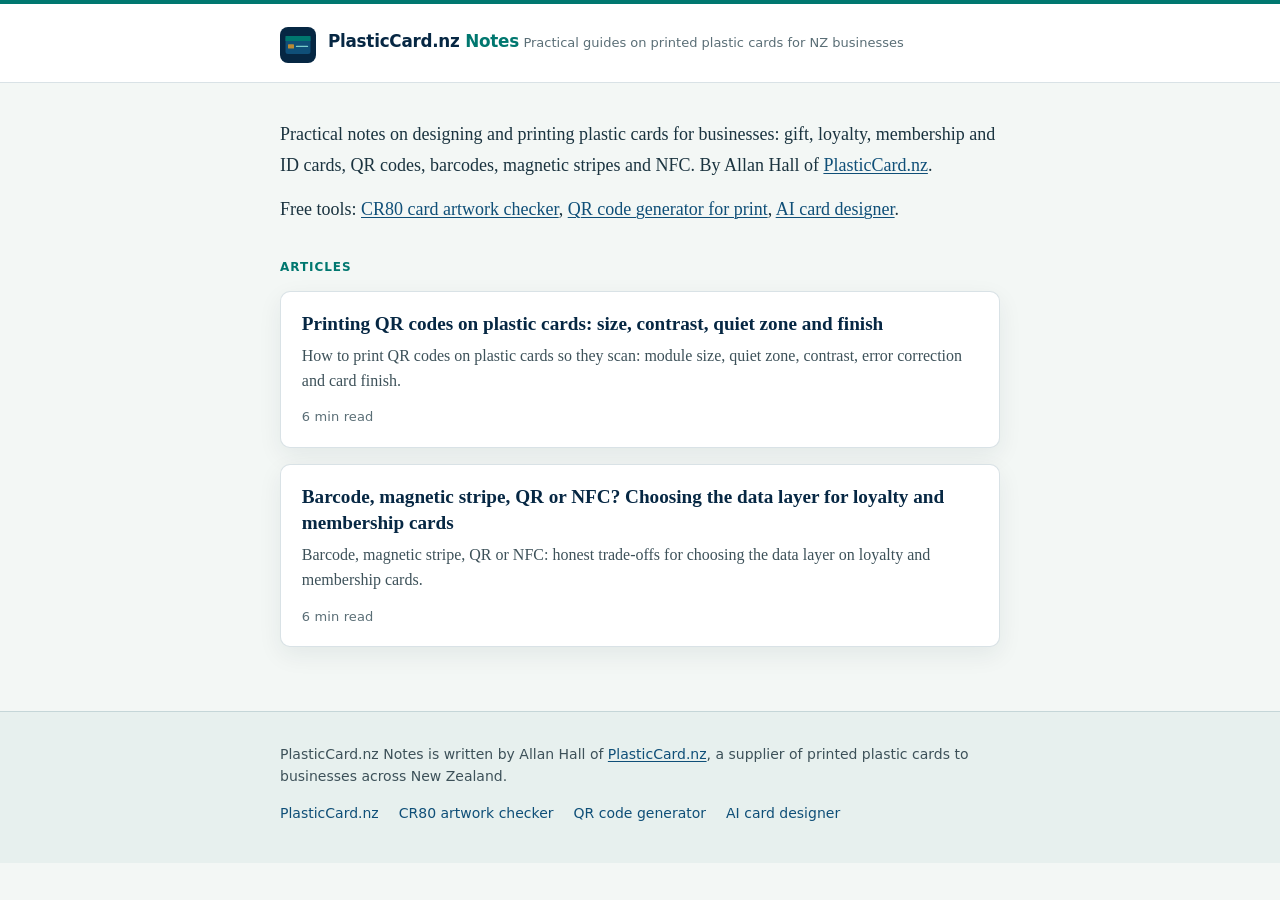
<file: index.html>
<!doctype html>
<html lang="en-NZ">
<head>
  <meta charset="utf-8">
  <meta name="viewport" content="width=device-width, initial-scale=1">
  <title>PlasticCard.nz Notes — Practical guides on printed plastic cards for NZ businesses</title>
  <meta name="description" content="Practical guides on printed plastic cards for NZ businesses: gift, loyalty, membership and ID cards, QR codes, barcodes, magnetic stripes and NFC.">
  <meta name="author" content="Allan Hall">
  <meta name="robots" content="index,follow">
  <link rel="canonical" href="https://plasticcard-nz.github.io/">
  <link rel="icon" href="/favicon.svg" type="image/svg+xml">
  <link rel="stylesheet" href="/assets/style.css">
  <meta property="og:type" content="website">
  <meta property="og:site_name" content="PlasticCard.nz Notes">
  <meta property="og:title" content="PlasticCard.nz Notes — Practical guides on printed plastic cards for NZ businesses">
  <meta property="og:description" content="Practical guides on printed plastic cards for NZ businesses: gift, loyalty, membership and ID cards, QR codes, barcodes, magnetic stripes and NFC.">
  <meta property="og:url" content="https://plasticcard-nz.github.io/">
  <meta property="og:locale" content="en_NZ">
  <meta name="twitter:card" content="summary">
  <meta name="twitter:title" content="PlasticCard.nz Notes — Practical guides on printed plastic cards for NZ businesses">
  <meta name="twitter:description" content="Practical guides on printed plastic cards for NZ businesses: gift, loyalty, membership and ID cards, QR codes, barcodes, magnetic stripes and NFC.">
  <script type="application/ld+json">{"@context":"https://schema.org","@type":"WebSite","name":"PlasticCard.nz Notes","url":"https://plasticcard-nz.github.io/","description":"Practical guides on printed plastic cards for NZ businesses: gift, loyalty, membership and ID cards, QR codes, barcodes, magnetic stripes and NFC.","inLanguage":"en-NZ","publisher":{"@type":"Organization","name":"PlasticCard.nz","url":"https://plasticcard.nz/"}}</script>
</head>
<body>
<a class="skip" href="#content">Skip to content</a>
<header class="site-header">
  <div class="wrap">
    <a class="brand" href="/">
      <img class="brand-mark" src="/assets/mark.svg" width="36" height="36" alt="">
      <span>
        <span class="wordmark">PlasticCard.nz <span class="notes">Notes</span></span>
        <span class="tagline">Practical guides on printed plastic cards for NZ businesses</span>
      </span>
    </a>
  </div>
</header>
<main id="content" class="site-main">
  <div class="wrap">
    <section class="intro">
      <p>Practical notes on designing and printing plastic cards for businesses: gift, loyalty, membership and ID cards, QR codes, barcodes, magnetic stripes and NFC. By Allan Hall of <a href="https://plasticcard.nz/">PlasticCard.nz</a>.</p>
      <p>Free tools: <a href="https://plasticcard.nz/tools/card-artwork-checker/">CR80 card artwork checker</a>, <a href="https://plasticcard.nz/tools/qr-code-generator/">QR code generator for print</a>, <a href="https://designer.plasticcard.nz/">AI card designer</a>.</p>
    </section>
    <section>
      <h2 class="section-label">Articles</h2>
      <ul class="card-list">
    <li>
      <a class="card" href="/qr-codes-on-plastic-cards/">
        <h2>Printing QR codes on plastic cards: size, contrast, quiet zone and finish</h2>
        <p class="summary">How to print QR codes on plastic cards so they scan: module size, quiet zone, contrast, error correction and card finish.</p>
        <p class="meta">6 min read</p>
      </a>
    </li>
    <li>
      <a class="card" href="/loyalty-card-data-layer/">
        <h2>Barcode, magnetic stripe, QR or NFC? Choosing the data layer for loyalty and membership cards</h2>
        <p class="summary">Barcode, magnetic stripe, QR or NFC: honest trade-offs for choosing the data layer on loyalty and membership cards.</p>
        <p class="meta">6 min read</p>
      </a>
    </li>
      </ul>
    </section>
  </div>
</main>
<footer class="site-footer">
  <div class="wrap">
    <p>PlasticCard.nz Notes is written by Allan Hall of <a href="https://plasticcard.nz/">PlasticCard.nz</a>, a supplier of printed plastic cards to businesses across New Zealand.</p>
    <ul class="footer-links">
      <li><a href="https://plasticcard.nz/">PlasticCard.nz</a></li>
      <li><a href="https://plasticcard.nz/tools/card-artwork-checker/">CR80 artwork checker</a></li>
      <li><a href="https://plasticcard.nz/tools/qr-code-generator/">QR code generator</a></li>
      <li><a href="https://designer.plasticcard.nz/">AI card designer</a></li>
    </ul>
  </div>
</footer>
</body>
</html>
</file>
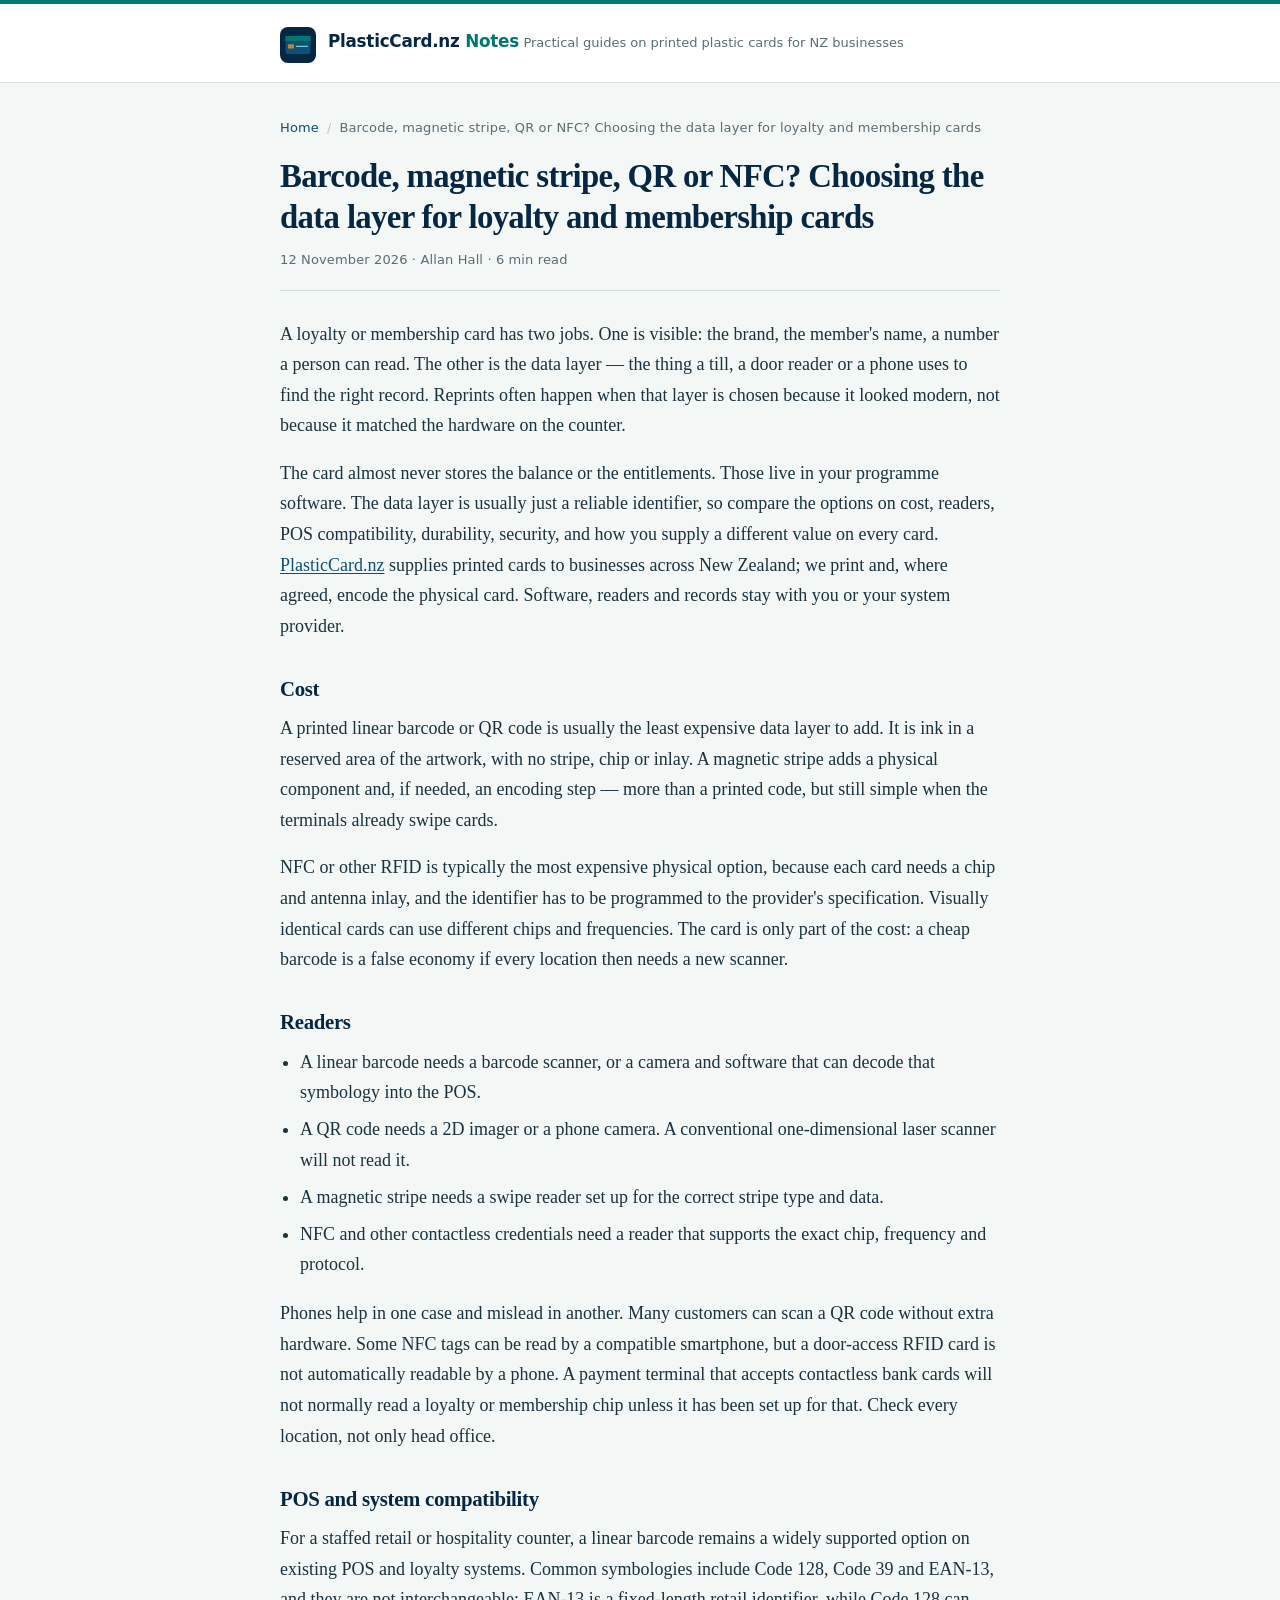
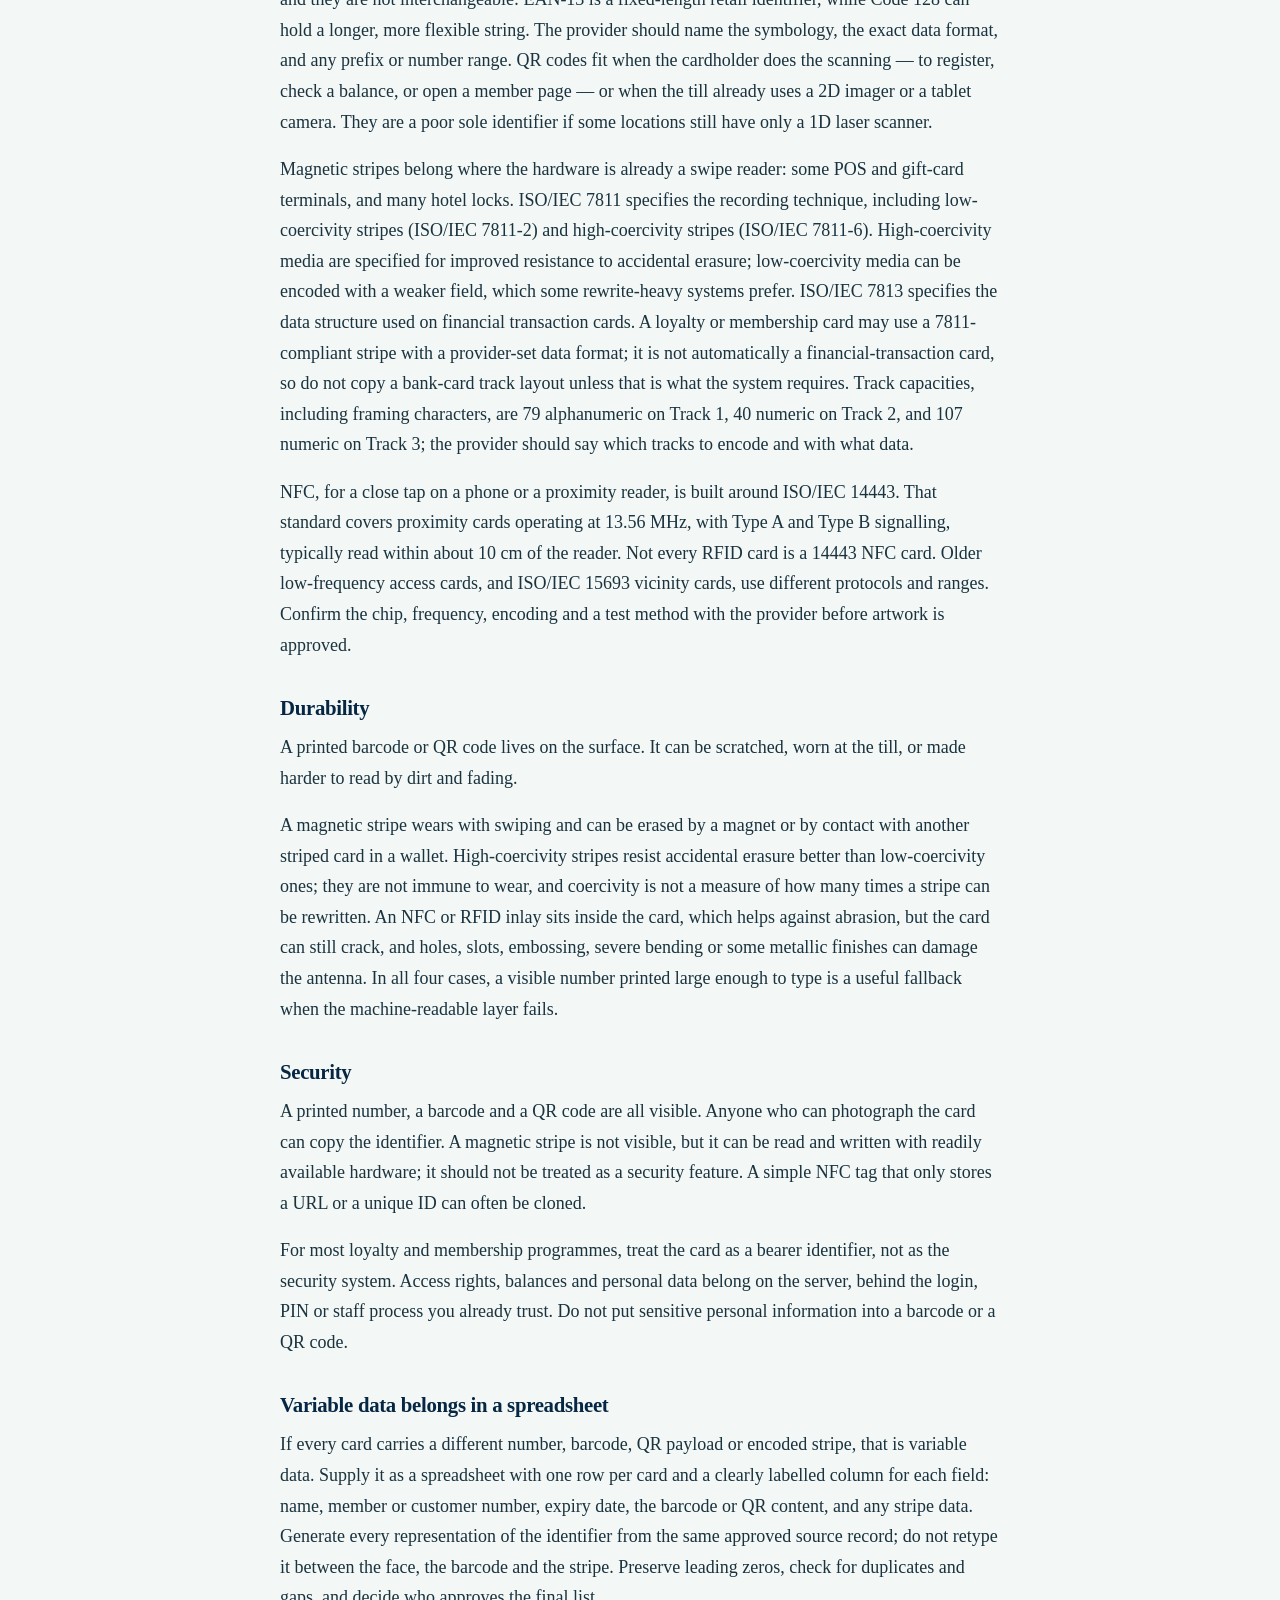
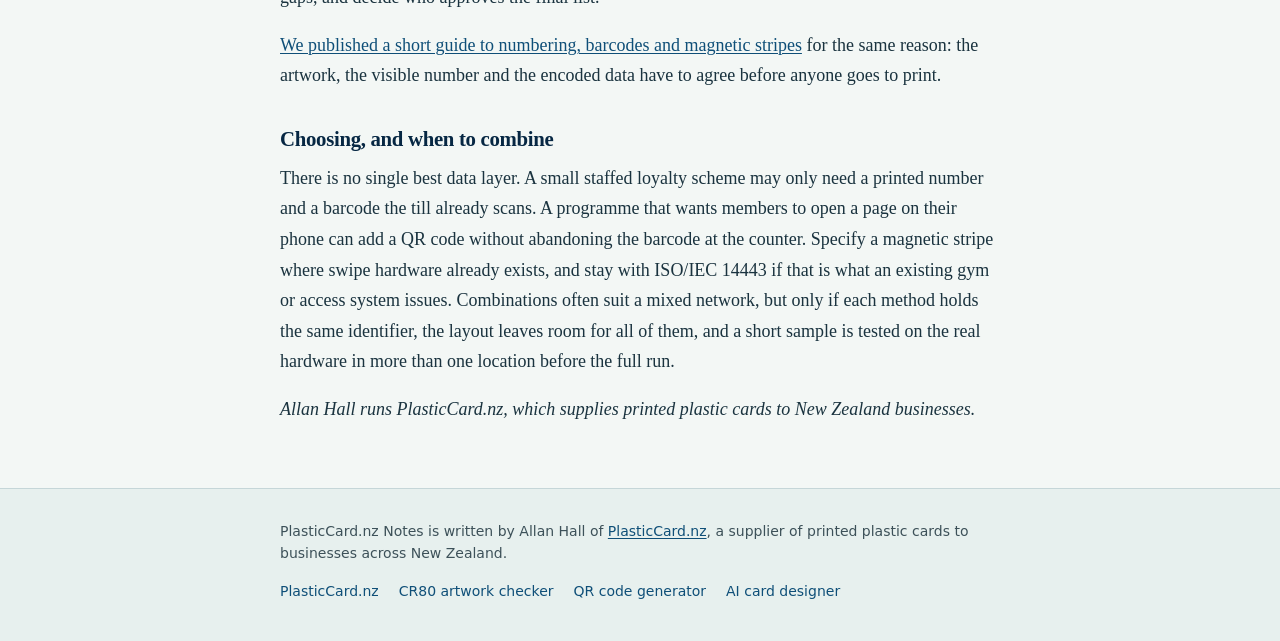
<file: loyalty-card-data-layer/index.html>
<!doctype html>
<html lang="en-NZ">
<head>
  <meta charset="utf-8">
  <meta name="viewport" content="width=device-width, initial-scale=1">
  <title>Barcode, magnetic stripe, QR or NFC? Choosing the data layer for loyalty and membership cards — PlasticCard.nz Notes</title>
  <meta name="description" content="Barcode, magnetic stripe, QR or NFC: honest trade-offs for choosing the data layer on loyalty and membership cards.">
  <meta name="author" content="Allan Hall">
  <meta name="robots" content="index,follow">
  <link rel="canonical" href="https://plasticcard-nz.github.io/loyalty-card-data-layer/">
  <link rel="icon" href="/favicon.svg" type="image/svg+xml">
  <link rel="stylesheet" href="/assets/style.css">
  <meta property="og:type" content="article">
  <meta property="og:site_name" content="PlasticCard.nz Notes">
  <meta property="og:title" content="Barcode, magnetic stripe, QR or NFC? Choosing the data layer for loyalty and membership cards — PlasticCard.nz Notes">
  <meta property="og:description" content="Barcode, magnetic stripe, QR or NFC: honest trade-offs for choosing the data layer on loyalty and membership cards.">
  <meta property="og:url" content="https://plasticcard-nz.github.io/loyalty-card-data-layer/">
  <meta property="og:locale" content="en_NZ">
  <meta name="twitter:card" content="summary">
  <meta name="twitter:title" content="Barcode, magnetic stripe, QR or NFC? Choosing the data layer for loyalty and membership cards — PlasticCard.nz Notes">
  <meta name="twitter:description" content="Barcode, magnetic stripe, QR or NFC: honest trade-offs for choosing the data layer on loyalty and membership cards.">
  <meta property="article:published_time" content="2026-11-12">
  <meta property="article:modified_time" content="2026-11-13">
  <meta property="article:author" content="Allan Hall">
  <script type="application/ld+json">{"@context":"https://schema.org","@type":"Article","headline":"Barcode, magnetic stripe, QR or NFC? Choosing the data layer for loyalty and membership cards","description":"Barcode, magnetic stripe, QR or NFC: honest trade-offs for choosing the data layer on loyalty and membership cards.","datePublished":"2026-11-12","dateModified":"2026-11-13","inLanguage":"en-NZ","author":{"@type":"Person","name":"Allan Hall","url":"https://plasticcard.nz/"},"publisher":{"@type":"Organization","name":"PlasticCard.nz","url":"https://plasticcard.nz/"},"mainEntityOfPage":{"@type":"WebPage","@id":"https://plasticcard-nz.github.io/loyalty-card-data-layer/"},"url":"https://plasticcard-nz.github.io/loyalty-card-data-layer/"}</script>
</head>
<body>
<a class="skip" href="#content">Skip to content</a>
<header class="site-header">
  <div class="wrap">
    <a class="brand" href="/">
      <img class="brand-mark" src="/assets/mark.svg" width="36" height="36" alt="">
      <span>
        <span class="wordmark">PlasticCard.nz <span class="notes">Notes</span></span>
        <span class="tagline">Practical guides on printed plastic cards for NZ businesses</span>
      </span>
    </a>
  </div>
</header>
<main id="content" class="site-main">
  <div class="wrap">
    <article>
      <header class="article-header">
        <nav aria-label="Breadcrumb">
          <ol class="breadcrumb">
            <li><a href="/">Home</a></li>
            <li aria-current="page">Barcode, magnetic stripe, QR or NFC? Choosing the data layer for loyalty and membership cards</li>
          </ol>
        </nav>
        <h1>Barcode, magnetic stripe, QR or NFC? Choosing the data layer for loyalty and membership cards</h1>
        <p class="byline"><time datetime="2026-11-12">12 November 2026</time> · Allan Hall · 6 min read</p>
      </header>
      <div class="article-body">
<p>A loyalty or membership card has two jobs. One is visible: the brand, the member's name, a number a person can read. The other is the data layer — the thing a till, a door reader or a phone uses to find the right record. Reprints often happen when that layer is chosen because it looked modern, not because it matched the hardware on the counter.</p>
<p>The card almost never stores the balance or the entitlements. Those live in your programme software. The data layer is usually just a reliable identifier, so compare the options on cost, readers, POS compatibility, durability, security, and how you supply a different value on every card. <a href="https://plasticcard.nz/">PlasticCard.nz</a> supplies printed cards to businesses across New Zealand; we print and, where agreed, encode the physical card. Software, readers and records stay with you or your system provider.</p>
<h2>Cost</h2>
<p>A printed linear barcode or QR code is usually the least expensive data layer to add. It is ink in a reserved area of the artwork, with no stripe, chip or inlay. A magnetic stripe adds a physical component and, if needed, an encoding step — more than a printed code, but still simple when the terminals already swipe cards.</p>
<p>NFC or other RFID is typically the most expensive physical option, because each card needs a chip and antenna inlay, and the identifier has to be programmed to the provider's specification. Visually identical cards can use different chips and frequencies. The card is only part of the cost: a cheap barcode is a false economy if every location then needs a new scanner.</p>
<h2>Readers</h2>
<ul>
<li>A linear barcode needs a barcode scanner, or a camera and software that can decode that symbology into the POS.</li>
<li>A QR code needs a 2D imager or a phone camera. A conventional one-dimensional laser scanner will not read it.</li>
<li>A magnetic stripe needs a swipe reader set up for the correct stripe type and data.</li>
<li>NFC and other contactless credentials need a reader that supports the exact chip, frequency and protocol.</li>
</ul>
<p>Phones help in one case and mislead in another. Many customers can scan a QR code without extra hardware. Some NFC tags can be read by a compatible smartphone, but a door-access RFID card is not automatically readable by a phone. A payment terminal that accepts contactless bank cards will not normally read a loyalty or membership chip unless it has been set up for that. Check every location, not only head office.</p>
<h2>POS and system compatibility</h2>
<p>For a staffed retail or hospitality counter, a linear barcode remains a widely supported option on existing POS and loyalty systems. Common symbologies include Code 128, Code 39 and EAN-13, and they are not interchangeable: EAN-13 is a fixed-length retail identifier, while Code 128 can hold a longer, more flexible string. The provider should name the symbology, the exact data format, and any prefix or number range. QR codes fit when the cardholder does the scanning — to register, check a balance, or open a member page — or when the till already uses a 2D imager or a tablet camera. They are a poor sole identifier if some locations still have only a 1D laser scanner.</p>
<p>Magnetic stripes belong where the hardware is already a swipe reader: some POS and gift-card terminals, and many hotel locks. ISO/IEC 7811 specifies the recording technique, including low-coercivity stripes (ISO/IEC 7811-2) and high-coercivity stripes (ISO/IEC 7811-6). High-coercivity media are specified for improved resistance to accidental erasure; low-coercivity media can be encoded with a weaker field, which some rewrite-heavy systems prefer. ISO/IEC 7813 specifies the data structure used on financial transaction cards. A loyalty or membership card may use a 7811-compliant stripe with a provider-set data format; it is not automatically a financial-transaction card, so do not copy a bank-card track layout unless that is what the system requires. Track capacities, including framing characters, are 79 alphanumeric on Track 1, 40 numeric on Track 2, and 107 numeric on Track 3; the provider should say which tracks to encode and with what data.</p>
<p>NFC, for a close tap on a phone or a proximity reader, is built around ISO/IEC 14443. That standard covers proximity cards operating at 13.56 MHz, with Type A and Type B signalling, typically read within about 10 cm of the reader. Not every RFID card is a 14443 NFC card. Older low-frequency access cards, and ISO/IEC 15693 vicinity cards, use different protocols and ranges. Confirm the chip, frequency, encoding and a test method with the provider before artwork is approved.</p>
<h2>Durability</h2>
<p>A printed barcode or QR code lives on the surface. It can be scratched, worn at the till, or made harder to read by dirt and fading.</p>
<p>A magnetic stripe wears with swiping and can be erased by a magnet or by contact with another striped card in a wallet. High-coercivity stripes resist accidental erasure better than low-coercivity ones; they are not immune to wear, and coercivity is not a measure of how many times a stripe can be rewritten. An NFC or RFID inlay sits inside the card, which helps against abrasion, but the card can still crack, and holes, slots, embossing, severe bending or some metallic finishes can damage the antenna. In all four cases, a visible number printed large enough to type is a useful fallback when the machine-readable layer fails.</p>
<h2>Security</h2>
<p>A printed number, a barcode and a QR code are all visible. Anyone who can photograph the card can copy the identifier. A magnetic stripe is not visible, but it can be read and written with readily available hardware; it should not be treated as a security feature. A simple NFC tag that only stores a URL or a unique ID can often be cloned.</p>
<p>For most loyalty and membership programmes, treat the card as a bearer identifier, not as the security system. Access rights, balances and personal data belong on the server, behind the login, PIN or staff process you already trust. Do not put sensitive personal information into a barcode or a QR code.</p>
<h2>Variable data belongs in a spreadsheet</h2>
<p>If every card carries a different number, barcode, QR payload or encoded stripe, that is variable data. Supply it as a spreadsheet with one row per card and a clearly labelled column for each field: name, member or customer number, expiry date, the barcode or QR content, and any stripe data. Generate every representation of the identifier from the same approved source record; do not retype it between the face, the barcode and the stripe. Preserve leading zeros, check for duplicates and gaps, and decide who approves the final list.</p>
<p><a href="https://plasticcard.nz/barcode-numbering-magnetic-stripe-guide/">We published a short guide to numbering, barcodes and magnetic stripes</a> for the same reason: the artwork, the visible number and the encoded data have to agree before anyone goes to print.</p>
<h2>Choosing, and when to combine</h2>
<p>There is no single best data layer. A small staffed loyalty scheme may only need a printed number and a barcode the till already scans. A programme that wants members to open a page on their phone can add a QR code without abandoning the barcode at the counter. Specify a magnetic stripe where swipe hardware already exists, and stay with ISO/IEC 14443 if that is what an existing gym or access system issues. Combinations often suit a mixed network, but only if each method holds the same identifier, the layout leaves room for all of them, and a short sample is tested on the real hardware in more than one location before the full run.</p>
<p><em>Allan Hall runs PlasticCard.nz, which supplies printed plastic cards to New Zealand businesses.</em></p>
      </div>
    </article>
  </div>
</main>
<footer class="site-footer">
  <div class="wrap">
    <p>PlasticCard.nz Notes is written by Allan Hall of <a href="https://plasticcard.nz/">PlasticCard.nz</a>, a supplier of printed plastic cards to businesses across New Zealand.</p>
    <ul class="footer-links">
      <li><a href="https://plasticcard.nz/">PlasticCard.nz</a></li>
      <li><a href="https://plasticcard.nz/tools/card-artwork-checker/">CR80 artwork checker</a></li>
      <li><a href="https://plasticcard.nz/tools/qr-code-generator/">QR code generator</a></li>
      <li><a href="https://designer.plasticcard.nz/">AI card designer</a></li>
    </ul>
  </div>
</footer>
</body>
</html>
</file>
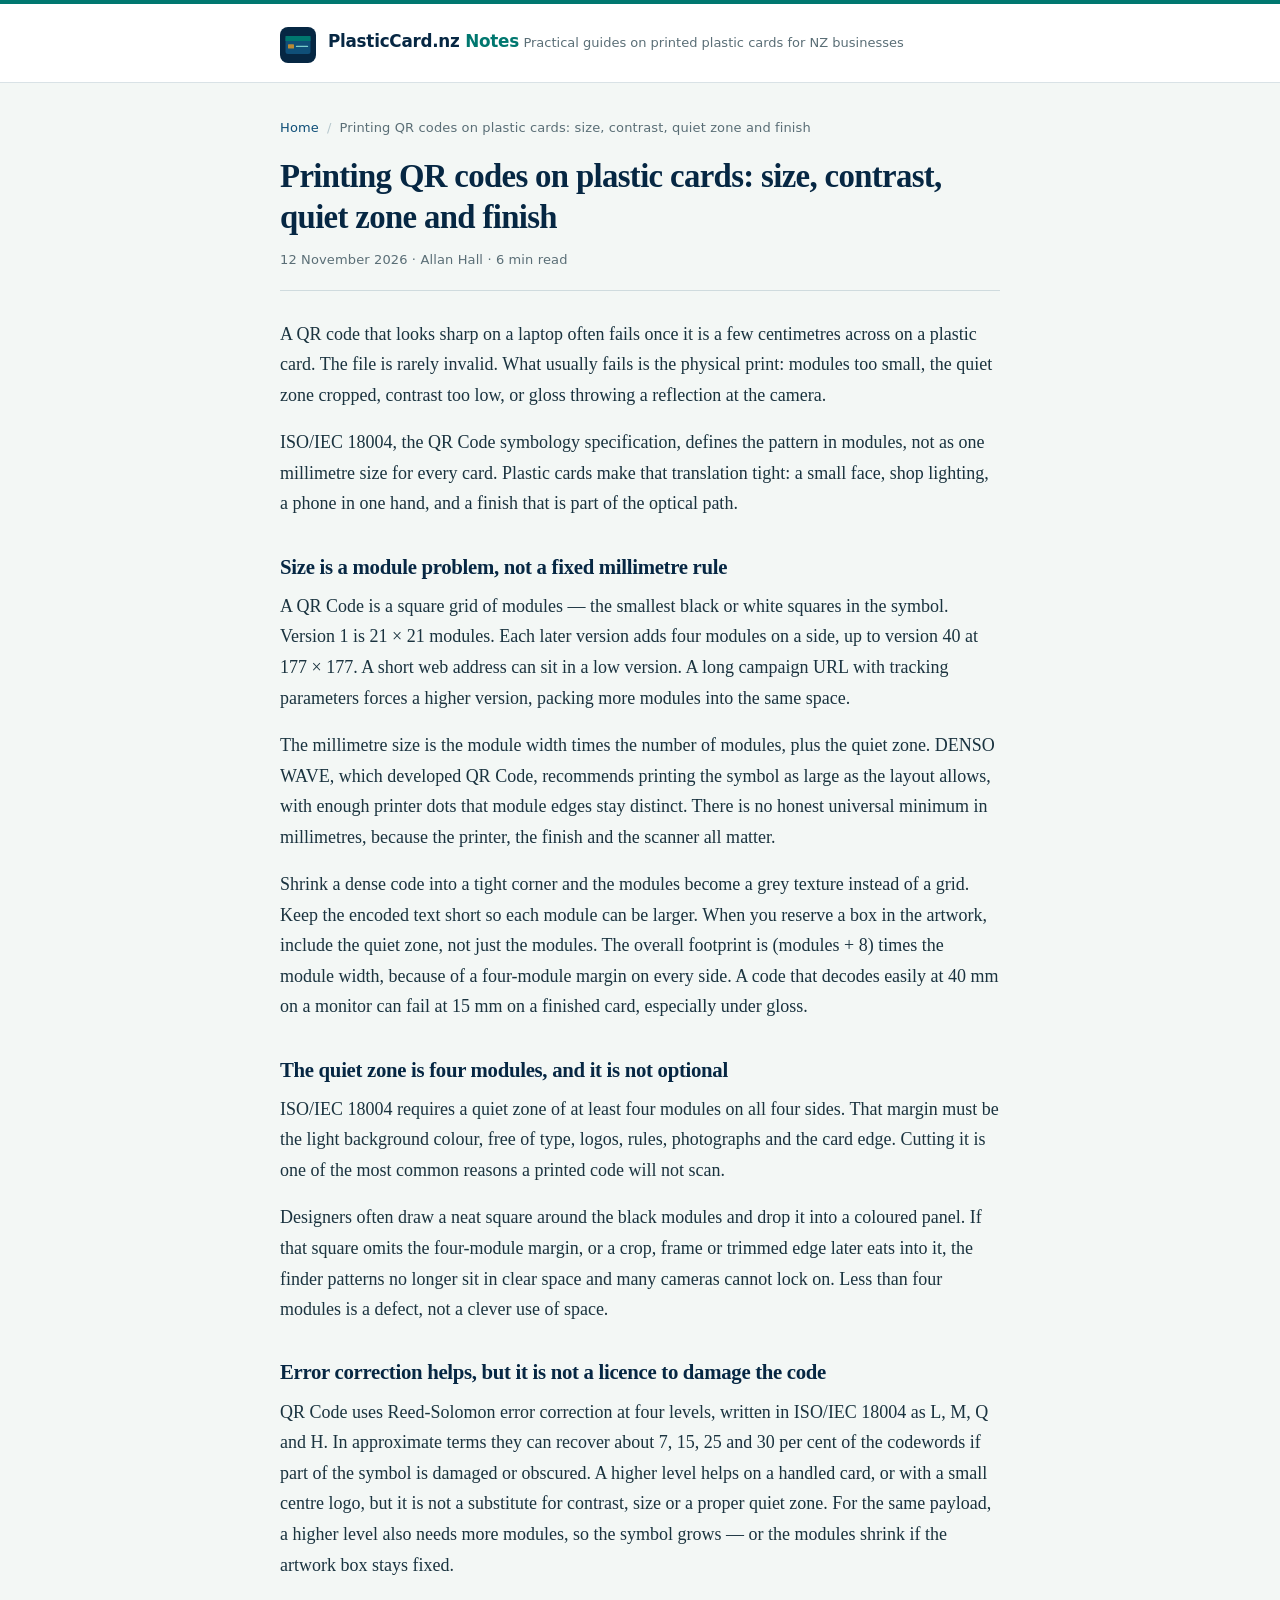
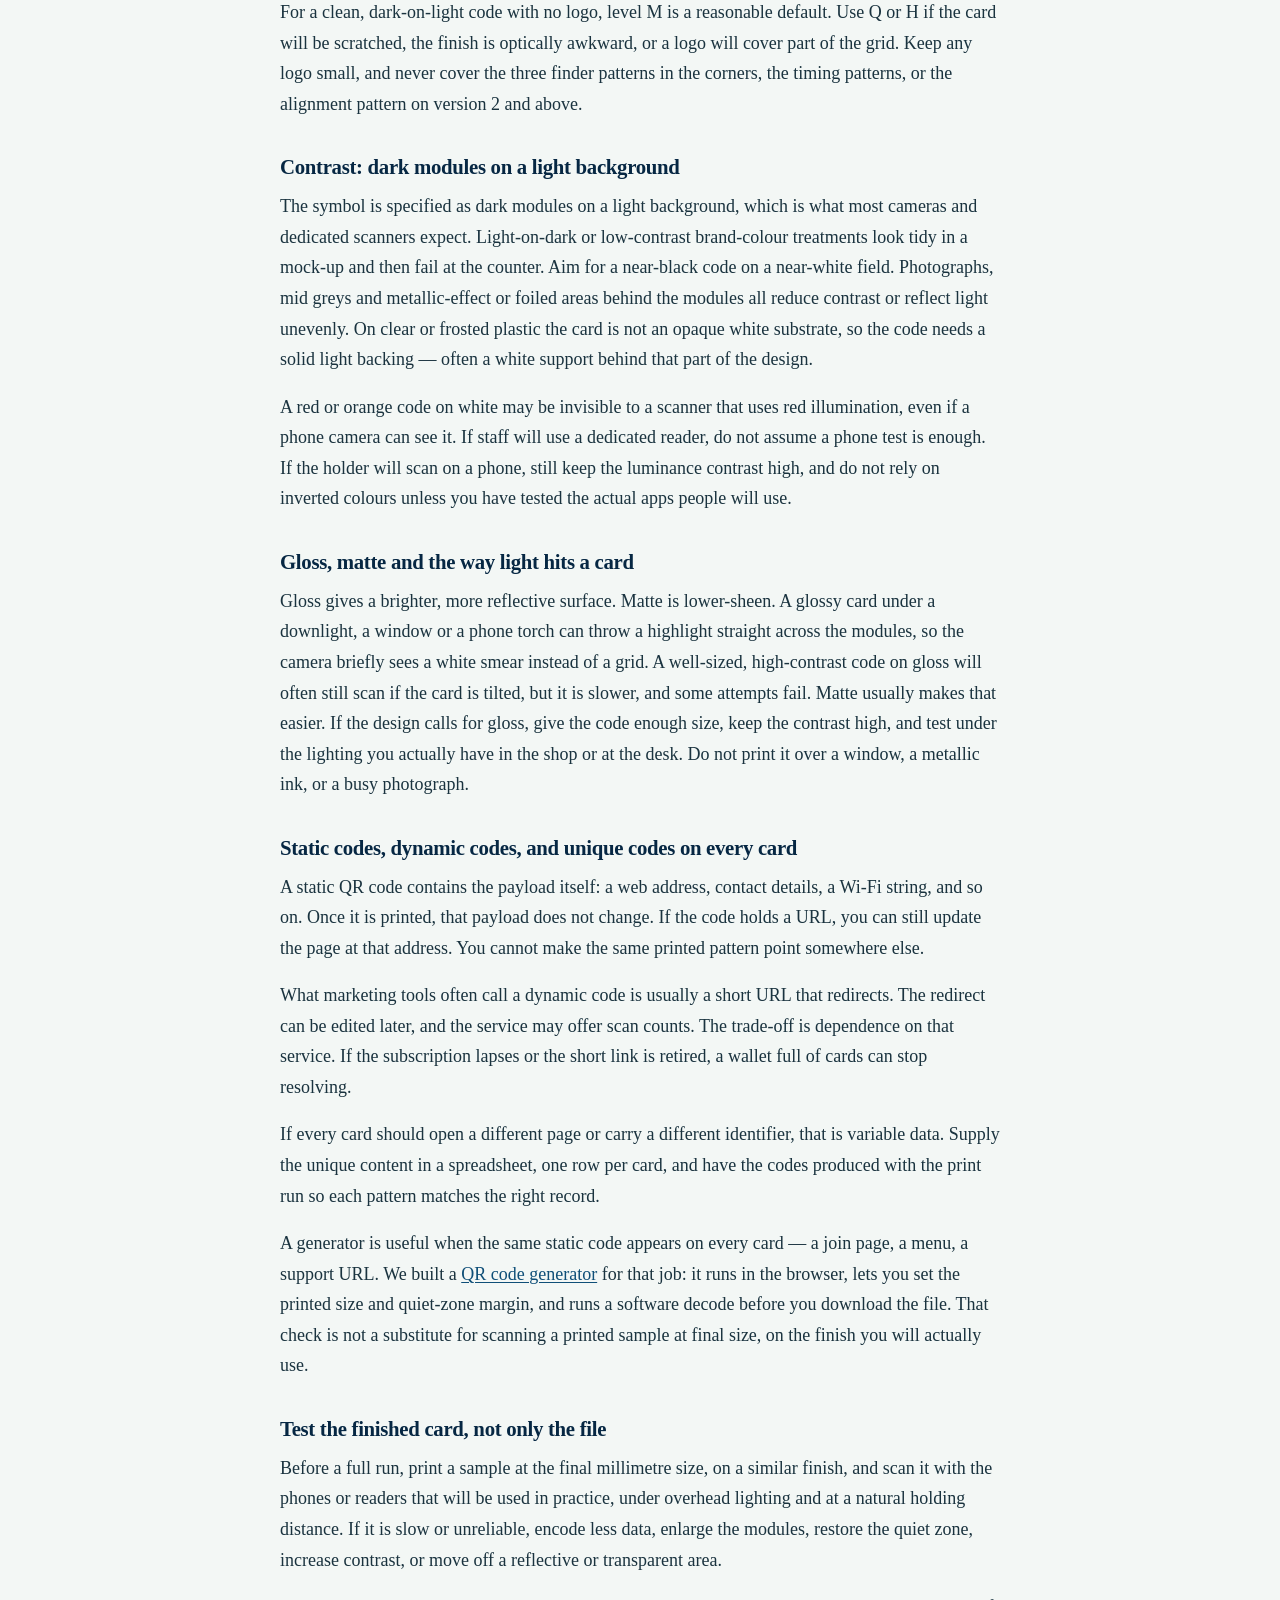
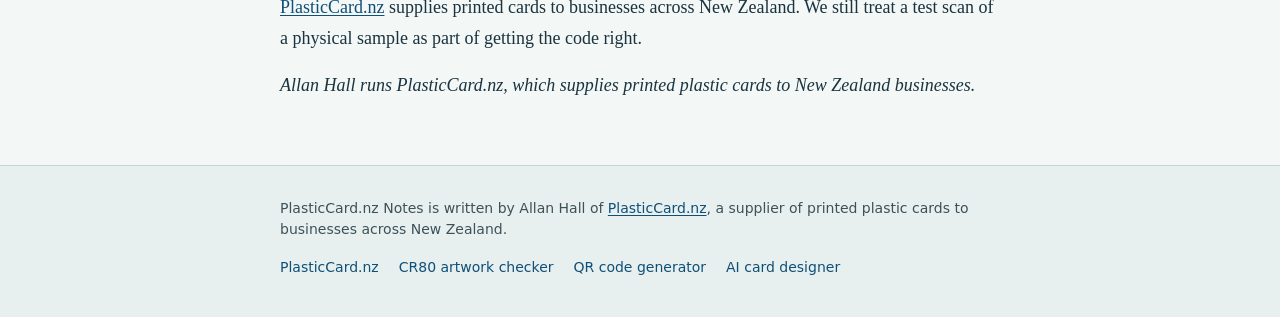
<file: qr-codes-on-plastic-cards/index.html>
<!doctype html>
<html lang="en-NZ">
<head>
  <meta charset="utf-8">
  <meta name="viewport" content="width=device-width, initial-scale=1">
  <title>Printing QR codes on plastic cards: size, contrast, quiet zone and finish — PlasticCard.nz Notes</title>
  <meta name="description" content="How to print QR codes on plastic cards so they scan: module size, quiet zone, contrast, error correction and card finish.">
  <meta name="author" content="Allan Hall">
  <meta name="robots" content="index,follow">
  <link rel="canonical" href="https://plasticcard-nz.github.io/qr-codes-on-plastic-cards/">
  <link rel="icon" href="/favicon.svg" type="image/svg+xml">
  <link rel="stylesheet" href="/assets/style.css">
  <meta property="og:type" content="article">
  <meta property="og:site_name" content="PlasticCard.nz Notes">
  <meta property="og:title" content="Printing QR codes on plastic cards: size, contrast, quiet zone and finish — PlasticCard.nz Notes">
  <meta property="og:description" content="How to print QR codes on plastic cards so they scan: module size, quiet zone, contrast, error correction and card finish.">
  <meta property="og:url" content="https://plasticcard-nz.github.io/qr-codes-on-plastic-cards/">
  <meta property="og:locale" content="en_NZ">
  <meta name="twitter:card" content="summary">
  <meta name="twitter:title" content="Printing QR codes on plastic cards: size, contrast, quiet zone and finish — PlasticCard.nz Notes">
  <meta name="twitter:description" content="How to print QR codes on plastic cards so they scan: module size, quiet zone, contrast, error correction and card finish.">
  <meta property="article:published_time" content="2026-11-12">
  <meta property="article:modified_time" content="2026-11-13">
  <meta property="article:author" content="Allan Hall">
  <script type="application/ld+json">{"@context":"https://schema.org","@type":"Article","headline":"Printing QR codes on plastic cards: size, contrast, quiet zone and finish","description":"How to print QR codes on plastic cards so they scan: module size, quiet zone, contrast, error correction and card finish.","datePublished":"2026-11-12","dateModified":"2026-11-13","inLanguage":"en-NZ","author":{"@type":"Person","name":"Allan Hall","url":"https://plasticcard.nz/"},"publisher":{"@type":"Organization","name":"PlasticCard.nz","url":"https://plasticcard.nz/"},"mainEntityOfPage":{"@type":"WebPage","@id":"https://plasticcard-nz.github.io/qr-codes-on-plastic-cards/"},"url":"https://plasticcard-nz.github.io/qr-codes-on-plastic-cards/"}</script>
</head>
<body>
<a class="skip" href="#content">Skip to content</a>
<header class="site-header">
  <div class="wrap">
    <a class="brand" href="/">
      <img class="brand-mark" src="/assets/mark.svg" width="36" height="36" alt="">
      <span>
        <span class="wordmark">PlasticCard.nz <span class="notes">Notes</span></span>
        <span class="tagline">Practical guides on printed plastic cards for NZ businesses</span>
      </span>
    </a>
  </div>
</header>
<main id="content" class="site-main">
  <div class="wrap">
    <article>
      <header class="article-header">
        <nav aria-label="Breadcrumb">
          <ol class="breadcrumb">
            <li><a href="/">Home</a></li>
            <li aria-current="page">Printing QR codes on plastic cards: size, contrast, quiet zone and finish</li>
          </ol>
        </nav>
        <h1>Printing QR codes on plastic cards: size, contrast, quiet zone and finish</h1>
        <p class="byline"><time datetime="2026-11-12">12 November 2026</time> · Allan Hall · 6 min read</p>
      </header>
      <div class="article-body">
<p>A QR code that looks sharp on a laptop often fails once it is a few centimetres across on a plastic card. The file is rarely invalid. What usually fails is the physical print: modules too small, the quiet zone cropped, contrast too low, or gloss throwing a reflection at the camera.</p>
<p>ISO/IEC 18004, the QR Code symbology specification, defines the pattern in modules, not as one millimetre size for every card. Plastic cards make that translation tight: a small face, shop lighting, a phone in one hand, and a finish that is part of the optical path.</p>
<h2>Size is a module problem, not a fixed millimetre rule</h2>
<p>A QR Code is a square grid of modules — the smallest black or white squares in the symbol. Version 1 is 21 × 21 modules. Each later version adds four modules on a side, up to version 40 at 177 × 177. A short web address can sit in a low version. A long campaign URL with tracking parameters forces a higher version, packing more modules into the same space.</p>
<p>The millimetre size is the module width times the number of modules, plus the quiet zone. DENSO WAVE, which developed QR Code, recommends printing the symbol as large as the layout allows, with enough printer dots that module edges stay distinct. There is no honest universal minimum in millimetres, because the printer, the finish and the scanner all matter.</p>
<p>Shrink a dense code into a tight corner and the modules become a grey texture instead of a grid. Keep the encoded text short so each module can be larger. When you reserve a box in the artwork, include the quiet zone, not just the modules. The overall footprint is (modules + 8) times the module width, because of a four-module margin on every side. A code that decodes easily at 40 mm on a monitor can fail at 15 mm on a finished card, especially under gloss.</p>
<h2>The quiet zone is four modules, and it is not optional</h2>
<p>ISO/IEC 18004 requires a quiet zone of at least four modules on all four sides. That margin must be the light background colour, free of type, logos, rules, photographs and the card edge. Cutting it is one of the most common reasons a printed code will not scan.</p>
<p>Designers often draw a neat square around the black modules and drop it into a coloured panel. If that square omits the four-module margin, or a crop, frame or trimmed edge later eats into it, the finder patterns no longer sit in clear space and many cameras cannot lock on. Less than four modules is a defect, not a clever use of space.</p>
<h2>Error correction helps, but it is not a licence to damage the code</h2>
<p>QR Code uses Reed-Solomon error correction at four levels, written in ISO/IEC 18004 as L, M, Q and H. In approximate terms they can recover about 7, 15, 25 and 30 per cent of the codewords if part of the symbol is damaged or obscured. A higher level helps on a handled card, or with a small centre logo, but it is not a substitute for contrast, size or a proper quiet zone. For the same payload, a higher level also needs more modules, so the symbol grows — or the modules shrink if the artwork box stays fixed.</p>
<p>For a clean, dark-on-light code with no logo, level M is a reasonable default. Use Q or H if the card will be scratched, the finish is optically awkward, or a logo will cover part of the grid. Keep any logo small, and never cover the three finder patterns in the corners, the timing patterns, or the alignment pattern on version 2 and above.</p>
<h2>Contrast: dark modules on a light background</h2>
<p>The symbol is specified as dark modules on a light background, which is what most cameras and dedicated scanners expect. Light-on-dark or low-contrast brand-colour treatments look tidy in a mock-up and then fail at the counter. Aim for a near-black code on a near-white field. Photographs, mid greys and metallic-effect or foiled areas behind the modules all reduce contrast or reflect light unevenly. On clear or frosted plastic the card is not an opaque white substrate, so the code needs a solid light backing — often a white support behind that part of the design.</p>
<p>A red or orange code on white may be invisible to a scanner that uses red illumination, even if a phone camera can see it. If staff will use a dedicated reader, do not assume a phone test is enough. If the holder will scan on a phone, still keep the luminance contrast high, and do not rely on inverted colours unless you have tested the actual apps people will use.</p>
<h2>Gloss, matte and the way light hits a card</h2>
<p>Gloss gives a brighter, more reflective surface. Matte is lower-sheen. A glossy card under a downlight, a window or a phone torch can throw a highlight straight across the modules, so the camera briefly sees a white smear instead of a grid. A well-sized, high-contrast code on gloss will often still scan if the card is tilted, but it is slower, and some attempts fail. Matte usually makes that easier. If the design calls for gloss, give the code enough size, keep the contrast high, and test under the lighting you actually have in the shop or at the desk. Do not print it over a window, a metallic ink, or a busy photograph.</p>
<h2>Static codes, dynamic codes, and unique codes on every card</h2>
<p>A static QR code contains the payload itself: a web address, contact details, a Wi-Fi string, and so on. Once it is printed, that payload does not change. If the code holds a URL, you can still update the page at that address. You cannot make the same printed pattern point somewhere else.</p>
<p>What marketing tools often call a dynamic code is usually a short URL that redirects. The redirect can be edited later, and the service may offer scan counts. The trade-off is dependence on that service. If the subscription lapses or the short link is retired, a wallet full of cards can stop resolving.</p>
<p>If every card should open a different page or carry a different identifier, that is variable data. Supply the unique content in a spreadsheet, one row per card, and have the codes produced with the print run so each pattern matches the right record.</p>
<p>A generator is useful when the same static code appears on every card — a join page, a menu, a support URL. We built a <a href="https://plasticcard.nz/tools/qr-code-generator/">QR code generator</a> for that job: it runs in the browser, lets you set the printed size and quiet-zone margin, and runs a software decode before you download the file. That check is not a substitute for scanning a printed sample at final size, on the finish you will actually use.</p>
<h2>Test the finished card, not only the file</h2>
<p>Before a full run, print a sample at the final millimetre size, on a similar finish, and scan it with the phones or readers that will be used in practice, under overhead lighting and at a natural holding distance. If it is slow or unreliable, encode less data, enlarge the modules, restore the quiet zone, increase contrast, or move off a reflective or transparent area.</p>
<p><a href="https://plasticcard.nz/">PlasticCard.nz</a> supplies printed cards to businesses across New Zealand. We still treat a test scan of a physical sample as part of getting the code right.</p>
<p><em>Allan Hall runs PlasticCard.nz, which supplies printed plastic cards to New Zealand businesses.</em></p>
      </div>
    </article>
  </div>
</main>
<footer class="site-footer">
  <div class="wrap">
    <p>PlasticCard.nz Notes is written by Allan Hall of <a href="https://plasticcard.nz/">PlasticCard.nz</a>, a supplier of printed plastic cards to businesses across New Zealand.</p>
    <ul class="footer-links">
      <li><a href="https://plasticcard.nz/">PlasticCard.nz</a></li>
      <li><a href="https://plasticcard.nz/tools/card-artwork-checker/">CR80 artwork checker</a></li>
      <li><a href="https://plasticcard.nz/tools/qr-code-generator/">QR code generator</a></li>
      <li><a href="https://designer.plasticcard.nz/">AI card designer</a></li>
    </ul>
  </div>
</footer>
</body>
</html>
</file>
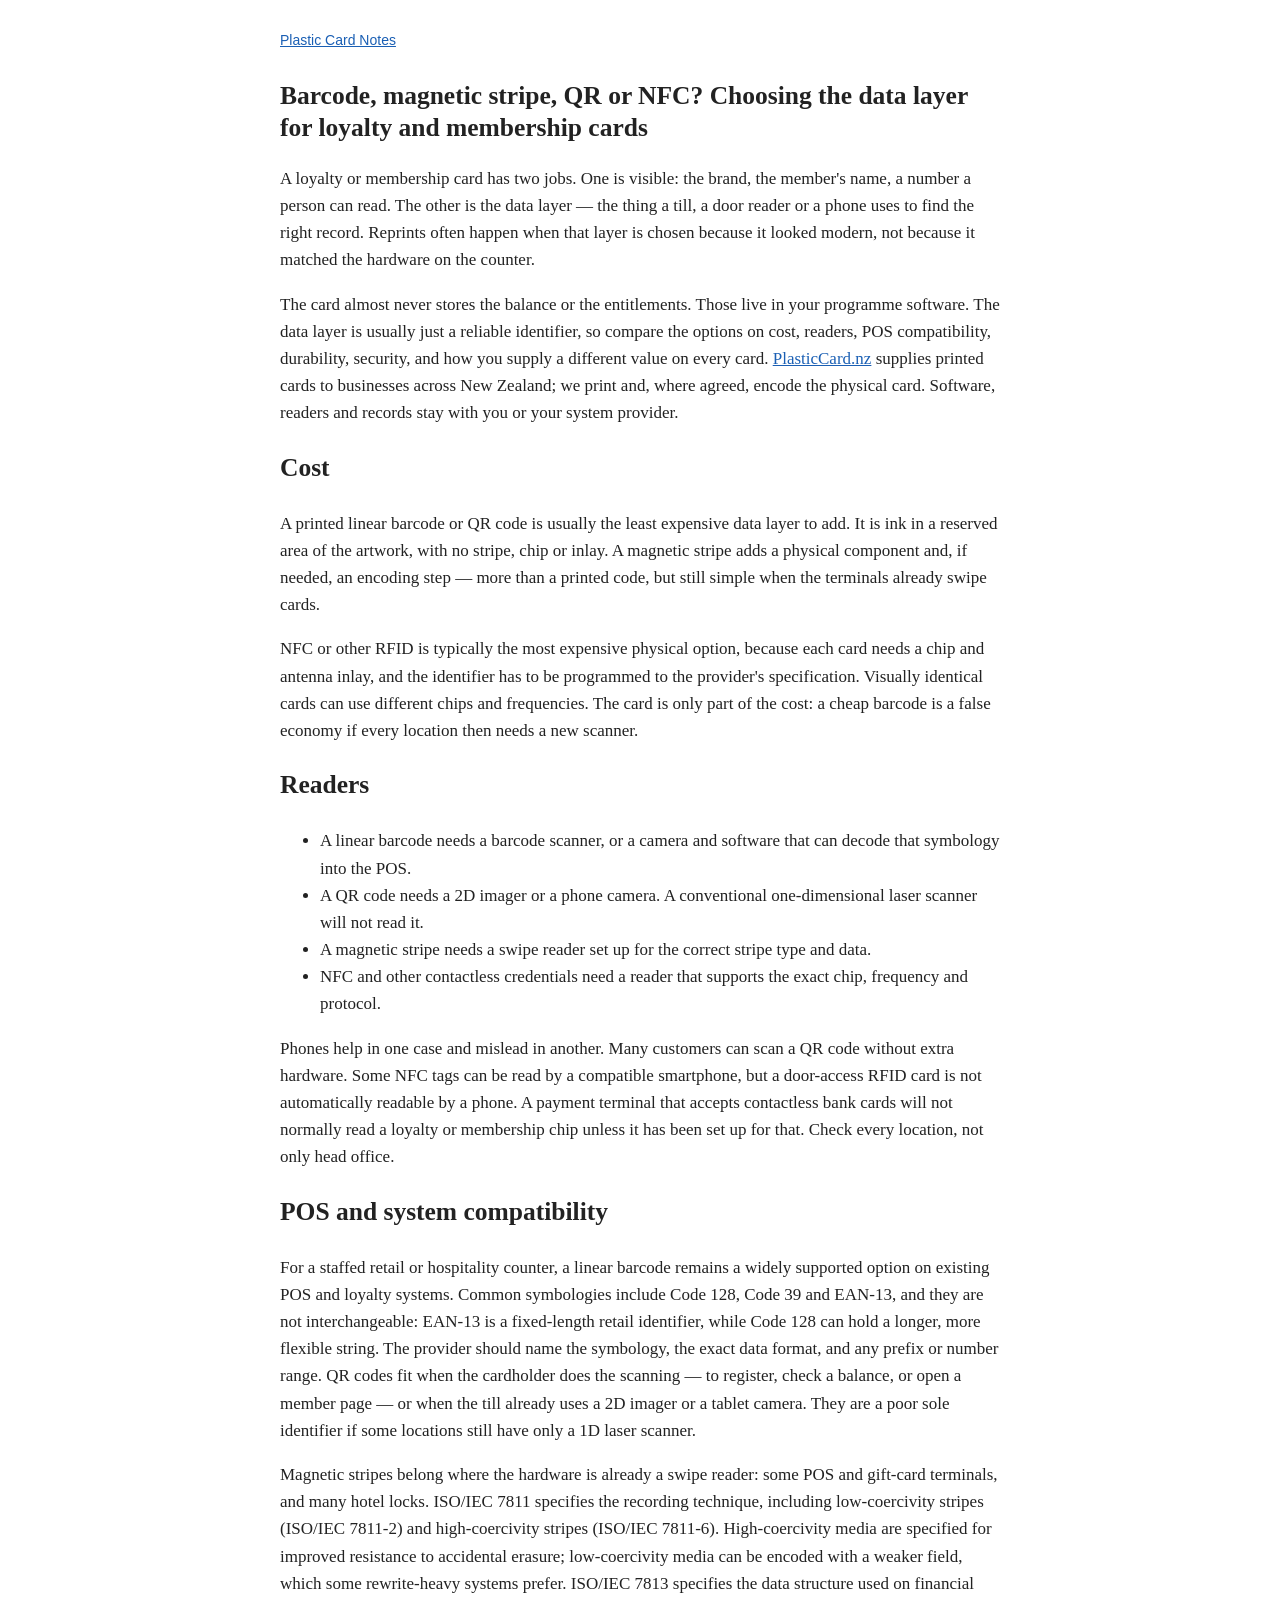
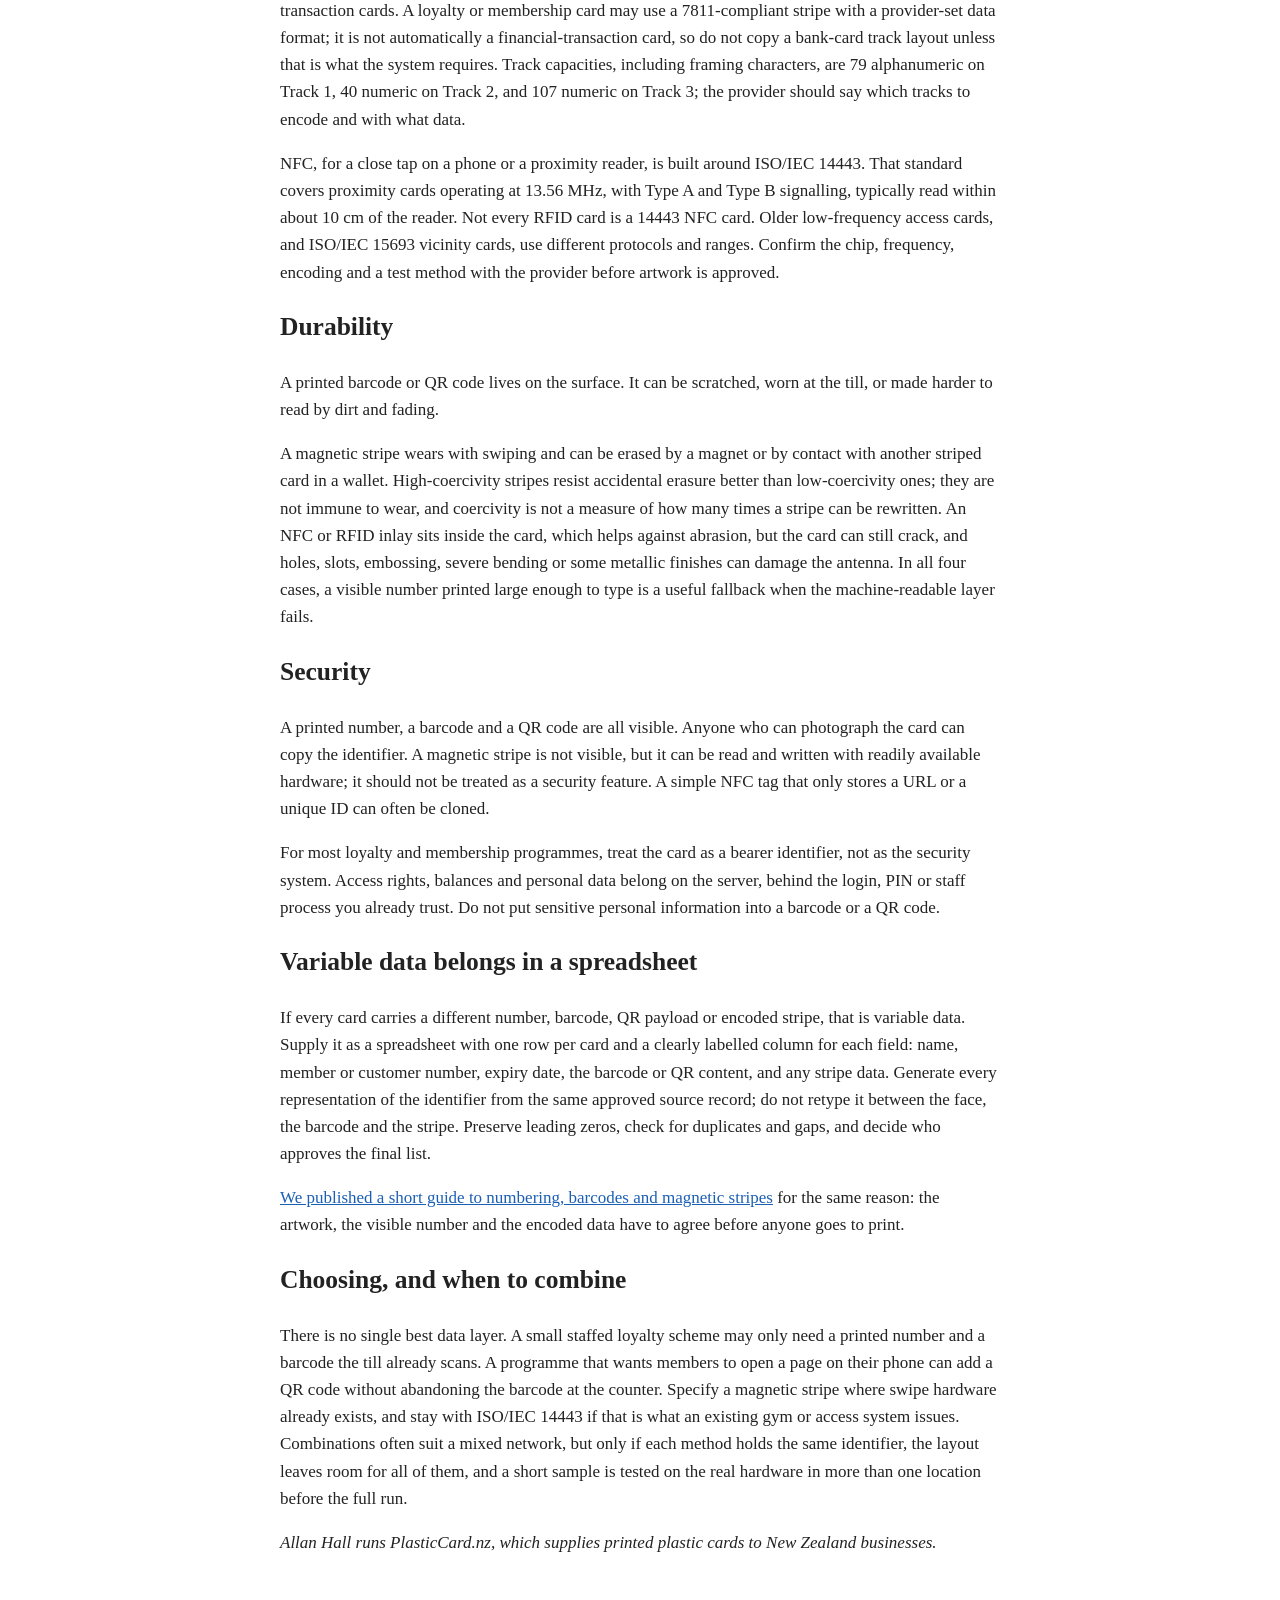
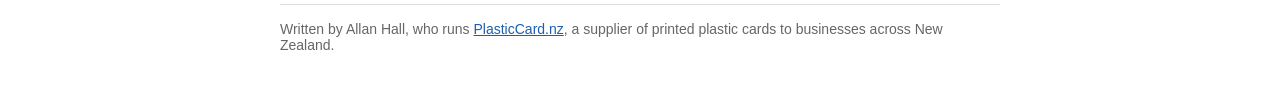
<file: loytmp.html>
<!doctype html><html lang="en-NZ"><head><meta charset="utf-8"><meta name="viewport" content="width=device-width,initial-scale=1"><title>Barcode, magnetic stripe, QR or NFC? Choosing the data layer for loyalty and membership cards</title><meta name="description" content="Barcode, magnetic stripe, QR or NFC: honest trade-offs for choosing the data layer on loyalty and membership cards."><meta name="author" content="Allan Hall"><link rel="canonical" href="https://plasticcard-nz.github.io/loyalty-card-data-layer/"><style>body{max-width:720px;margin:2rem auto;padding:0 1rem;font:17px/1.6 Georgia,serif;color:#222}a{color:#1a5fb4}h1{line-height:1.25}nav{font:14px sans-serif;margin-bottom:2rem}footer{font:14px sans-serif;color:#666;margin-top:3rem;border-top:1px solid #ddd;padding-top:1rem}</style></head><body><nav><a href="/">Plastic Card Notes</a></nav><article><h1>Barcode, magnetic stripe, QR or NFC? Choosing the data layer for loyalty and membership cards</h1>
<p>A loyalty or membership card has two jobs. One is visible: the brand, the member's name, a number a person can read. The other is the data layer — the thing a till, a door reader or a phone uses to find the right record. Reprints often happen when that layer is chosen because it looked modern, not because it matched the hardware on the counter.</p>
<p>The card almost never stores the balance or the entitlements. Those live in your programme software. The data layer is usually just a reliable identifier, so compare the options on cost, readers, POS compatibility, durability, security, and how you supply a different value on every card. <a href="https://plasticcard.nz/">PlasticCard.nz</a> supplies printed cards to businesses across New Zealand; we print and, where agreed, encode the physical card. Software, readers and records stay with you or your system provider.</p>
<h2>Cost</h2>
<p>A printed linear barcode or QR code is usually the least expensive data layer to add. It is ink in a reserved area of the artwork, with no stripe, chip or inlay. A magnetic stripe adds a physical component and, if needed, an encoding step — more than a printed code, but still simple when the terminals already swipe cards.</p>
<p>NFC or other RFID is typically the most expensive physical option, because each card needs a chip and antenna inlay, and the identifier has to be programmed to the provider's specification. Visually identical cards can use different chips and frequencies. The card is only part of the cost: a cheap barcode is a false economy if every location then needs a new scanner.</p>
<h2>Readers</h2>
<ul>
<li>A linear barcode needs a barcode scanner, or a camera and software that can decode that symbology into the POS.</li>
<li>A QR code needs a 2D imager or a phone camera. A conventional one-dimensional laser scanner will not read it.</li>
<li>A magnetic stripe needs a swipe reader set up for the correct stripe type and data.</li>
<li>NFC and other contactless credentials need a reader that supports the exact chip, frequency and protocol.</li>
</ul>
<p>Phones help in one case and mislead in another. Many customers can scan a QR code without extra hardware. Some NFC tags can be read by a compatible smartphone, but a door-access RFID card is not automatically readable by a phone. A payment terminal that accepts contactless bank cards will not normally read a loyalty or membership chip unless it has been set up for that. Check every location, not only head office.</p>
<h2>POS and system compatibility</h2>
<p>For a staffed retail or hospitality counter, a linear barcode remains a widely supported option on existing POS and loyalty systems. Common symbologies include Code 128, Code 39 and EAN-13, and they are not interchangeable: EAN-13 is a fixed-length retail identifier, while Code 128 can hold a longer, more flexible string. The provider should name the symbology, the exact data format, and any prefix or number range. QR codes fit when the cardholder does the scanning — to register, check a balance, or open a member page — or when the till already uses a 2D imager or a tablet camera. They are a poor sole identifier if some locations still have only a 1D laser scanner.</p>
<p>Magnetic stripes belong where the hardware is already a swipe reader: some POS and gift-card terminals, and many hotel locks. ISO/IEC 7811 specifies the recording technique, including low-coercivity stripes (ISO/IEC 7811-2) and high-coercivity stripes (ISO/IEC 7811-6). High-coercivity media are specified for improved resistance to accidental erasure; low-coercivity media can be encoded with a weaker field, which some rewrite-heavy systems prefer. ISO/IEC 7813 specifies the data structure used on financial transaction cards. A loyalty or membership card may use a 7811-compliant stripe with a provider-set data format; it is not automatically a financial-transaction card, so do not copy a bank-card track layout unless that is what the system requires. Track capacities, including framing characters, are 79 alphanumeric on Track 1, 40 numeric on Track 2, and 107 numeric on Track 3; the provider should say which tracks to encode and with what data.</p>
<p>NFC, for a close tap on a phone or a proximity reader, is built around ISO/IEC 14443. That standard covers proximity cards operating at 13.56 MHz, with Type A and Type B signalling, typically read within about 10 cm of the reader. Not every RFID card is a 14443 NFC card. Older low-frequency access cards, and ISO/IEC 15693 vicinity cards, use different protocols and ranges. Confirm the chip, frequency, encoding and a test method with the provider before artwork is approved.</p>
<h2>Durability</h2>
<p>A printed barcode or QR code lives on the surface. It can be scratched, worn at the till, or made harder to read by dirt and fading.</p>
<p>A magnetic stripe wears with swiping and can be erased by a magnet or by contact with another striped card in a wallet. High-coercivity stripes resist accidental erasure better than low-coercivity ones; they are not immune to wear, and coercivity is not a measure of how many times a stripe can be rewritten. An NFC or RFID inlay sits inside the card, which helps against abrasion, but the card can still crack, and holes, slots, embossing, severe bending or some metallic finishes can damage the antenna. In all four cases, a visible number printed large enough to type is a useful fallback when the machine-readable layer fails.</p>
<h2>Security</h2>
<p>A printed number, a barcode and a QR code are all visible. Anyone who can photograph the card can copy the identifier. A magnetic stripe is not visible, but it can be read and written with readily available hardware; it should not be treated as a security feature. A simple NFC tag that only stores a URL or a unique ID can often be cloned.</p>
<p>For most loyalty and membership programmes, treat the card as a bearer identifier, not as the security system. Access rights, balances and personal data belong on the server, behind the login, PIN or staff process you already trust. Do not put sensitive personal information into a barcode or a QR code.</p>
<h2>Variable data belongs in a spreadsheet</h2>
<p>If every card carries a different number, barcode, QR payload or encoded stripe, that is variable data. Supply it as a spreadsheet with one row per card and a clearly labelled column for each field: name, member or customer number, expiry date, the barcode or QR content, and any stripe data. Generate every representation of the identifier from the same approved source record; do not retype it between the face, the barcode and the stripe. Preserve leading zeros, check for duplicates and gaps, and decide who approves the final list.</p>
<p><a href="https://plasticcard.nz/barcode-numbering-magnetic-stripe-guide/">We published a short guide to numbering, barcodes and magnetic stripes</a> for the same reason: the artwork, the visible number and the encoded data have to agree before anyone goes to print.</p>
<h2>Choosing, and when to combine</h2>
<p>There is no single best data layer. A small staffed loyalty scheme may only need a printed number and a barcode the till already scans. A programme that wants members to open a page on their phone can add a QR code without abandoning the barcode at the counter. Specify a magnetic stripe where swipe hardware already exists, and stay with ISO/IEC 14443 if that is what an existing gym or access system issues. Combinations often suit a mixed network, but only if each method holds the same identifier, the layout leaves room for all of them, and a short sample is tested on the real hardware in more than one location before the full run.</p>
<p><em>Allan Hall runs PlasticCard.nz, which supplies printed plastic cards to New Zealand businesses.</em></p></article><footer>Written by Allan Hall, who runs <a href="https://plasticcard.nz/">PlasticCard.nz</a>, a supplier of printed plastic cards to businesses across New Zealand.</footer></body></html>
</file>
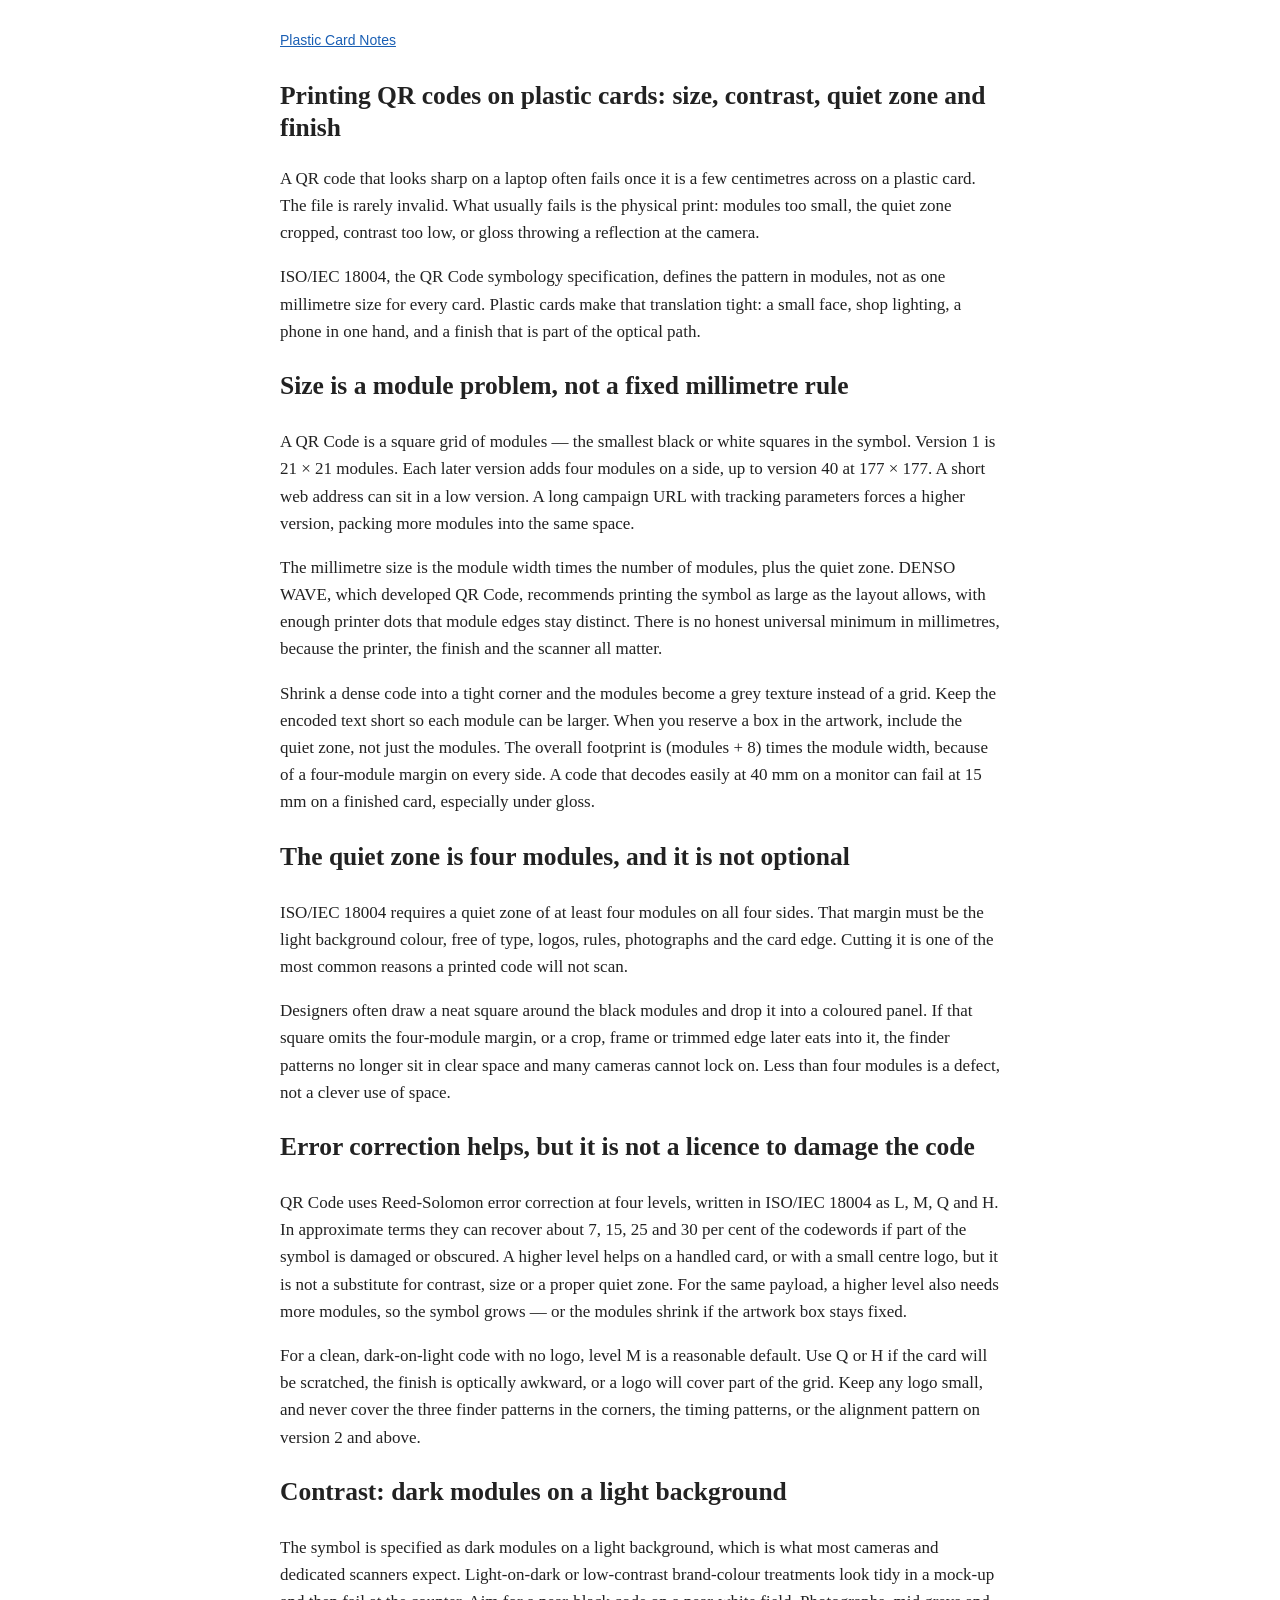
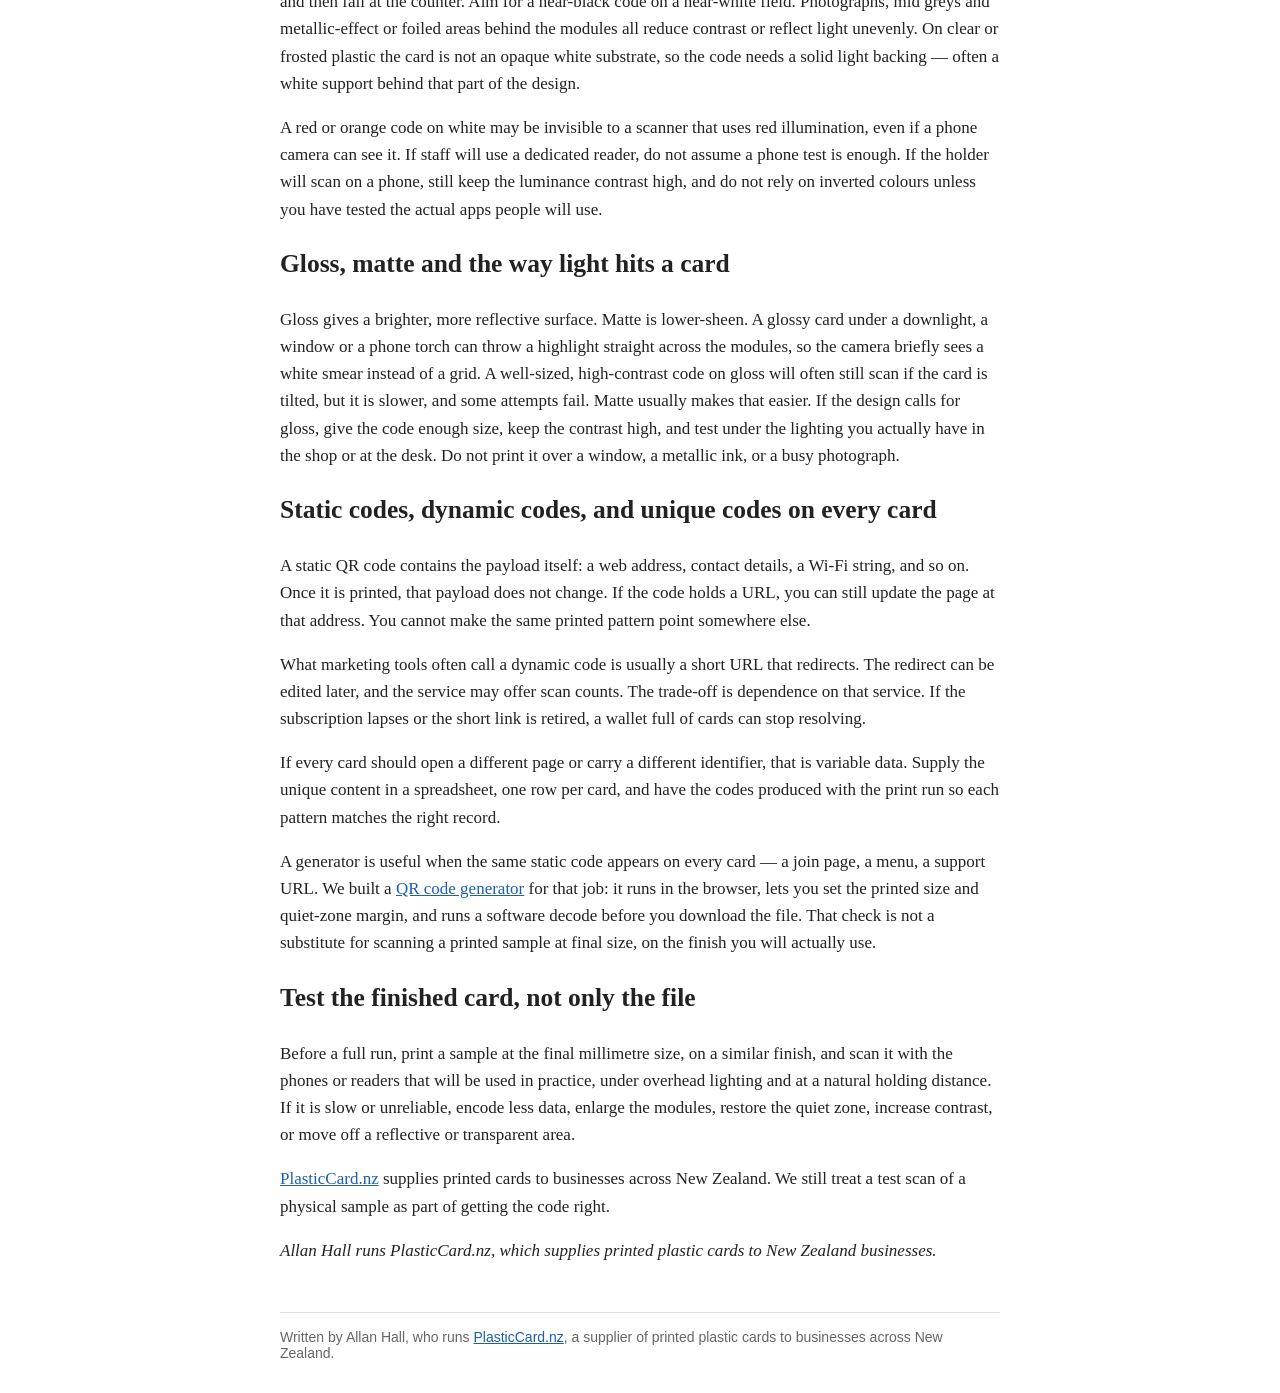
<file: qrtmp.html>
<!doctype html><html lang="en-NZ"><head><meta charset="utf-8"><meta name="viewport" content="width=device-width,initial-scale=1"><title>Printing QR codes on plastic cards: size, contrast, quiet zone and finish</title><meta name="description" content="How to print QR codes on plastic cards so they scan: module size, quiet zone, contrast, error correction and card finish."><meta name="author" content="Allan Hall"><link rel="canonical" href="https://plasticcard-nz.github.io/qr-codes-on-plastic-cards/"><style>body{max-width:720px;margin:2rem auto;padding:0 1rem;font:17px/1.6 Georgia,serif;color:#222}a{color:#1a5fb4}h1{line-height:1.25}nav{font:14px sans-serif;margin-bottom:2rem}footer{font:14px sans-serif;color:#666;margin-top:3rem;border-top:1px solid #ddd;padding-top:1rem}</style></head><body><nav><a href="/">Plastic Card Notes</a></nav><article><h1>Printing QR codes on plastic cards: size, contrast, quiet zone and finish</h1>
<p>A QR code that looks sharp on a laptop often fails once it is a few centimetres across on a plastic card. The file is rarely invalid. What usually fails is the physical print: modules too small, the quiet zone cropped, contrast too low, or gloss throwing a reflection at the camera.</p>
<p>ISO/IEC 18004, the QR Code symbology specification, defines the pattern in modules, not as one millimetre size for every card. Plastic cards make that translation tight: a small face, shop lighting, a phone in one hand, and a finish that is part of the optical path.</p>
<h2>Size is a module problem, not a fixed millimetre rule</h2>
<p>A QR Code is a square grid of modules — the smallest black or white squares in the symbol. Version 1 is 21 × 21 modules. Each later version adds four modules on a side, up to version 40 at 177 × 177. A short web address can sit in a low version. A long campaign URL with tracking parameters forces a higher version, packing more modules into the same space.</p>
<p>The millimetre size is the module width times the number of modules, plus the quiet zone. DENSO WAVE, which developed QR Code, recommends printing the symbol as large as the layout allows, with enough printer dots that module edges stay distinct. There is no honest universal minimum in millimetres, because the printer, the finish and the scanner all matter.</p>
<p>Shrink a dense code into a tight corner and the modules become a grey texture instead of a grid. Keep the encoded text short so each module can be larger. When you reserve a box in the artwork, include the quiet zone, not just the modules. The overall footprint is (modules + 8) times the module width, because of a four-module margin on every side. A code that decodes easily at 40 mm on a monitor can fail at 15 mm on a finished card, especially under gloss.</p>
<h2>The quiet zone is four modules, and it is not optional</h2>
<p>ISO/IEC 18004 requires a quiet zone of at least four modules on all four sides. That margin must be the light background colour, free of type, logos, rules, photographs and the card edge. Cutting it is one of the most common reasons a printed code will not scan.</p>
<p>Designers often draw a neat square around the black modules and drop it into a coloured panel. If that square omits the four-module margin, or a crop, frame or trimmed edge later eats into it, the finder patterns no longer sit in clear space and many cameras cannot lock on. Less than four modules is a defect, not a clever use of space.</p>
<h2>Error correction helps, but it is not a licence to damage the code</h2>
<p>QR Code uses Reed-Solomon error correction at four levels, written in ISO/IEC 18004 as L, M, Q and H. In approximate terms they can recover about 7, 15, 25 and 30 per cent of the codewords if part of the symbol is damaged or obscured. A higher level helps on a handled card, or with a small centre logo, but it is not a substitute for contrast, size or a proper quiet zone. For the same payload, a higher level also needs more modules, so the symbol grows — or the modules shrink if the artwork box stays fixed.</p>
<p>For a clean, dark-on-light code with no logo, level M is a reasonable default. Use Q or H if the card will be scratched, the finish is optically awkward, or a logo will cover part of the grid. Keep any logo small, and never cover the three finder patterns in the corners, the timing patterns, or the alignment pattern on version 2 and above.</p>
<h2>Contrast: dark modules on a light background</h2>
<p>The symbol is specified as dark modules on a light background, which is what most cameras and dedicated scanners expect. Light-on-dark or low-contrast brand-colour treatments look tidy in a mock-up and then fail at the counter. Aim for a near-black code on a near-white field. Photographs, mid greys and metallic-effect or foiled areas behind the modules all reduce contrast or reflect light unevenly. On clear or frosted plastic the card is not an opaque white substrate, so the code needs a solid light backing — often a white support behind that part of the design.</p>
<p>A red or orange code on white may be invisible to a scanner that uses red illumination, even if a phone camera can see it. If staff will use a dedicated reader, do not assume a phone test is enough. If the holder will scan on a phone, still keep the luminance contrast high, and do not rely on inverted colours unless you have tested the actual apps people will use.</p>
<h2>Gloss, matte and the way light hits a card</h2>
<p>Gloss gives a brighter, more reflective surface. Matte is lower-sheen. A glossy card under a downlight, a window or a phone torch can throw a highlight straight across the modules, so the camera briefly sees a white smear instead of a grid. A well-sized, high-contrast code on gloss will often still scan if the card is tilted, but it is slower, and some attempts fail. Matte usually makes that easier. If the design calls for gloss, give the code enough size, keep the contrast high, and test under the lighting you actually have in the shop or at the desk. Do not print it over a window, a metallic ink, or a busy photograph.</p>
<h2>Static codes, dynamic codes, and unique codes on every card</h2>
<p>A static QR code contains the payload itself: a web address, contact details, a Wi-Fi string, and so on. Once it is printed, that payload does not change. If the code holds a URL, you can still update the page at that address. You cannot make the same printed pattern point somewhere else.</p>
<p>What marketing tools often call a dynamic code is usually a short URL that redirects. The redirect can be edited later, and the service may offer scan counts. The trade-off is dependence on that service. If the subscription lapses or the short link is retired, a wallet full of cards can stop resolving.</p>
<p>If every card should open a different page or carry a different identifier, that is variable data. Supply the unique content in a spreadsheet, one row per card, and have the codes produced with the print run so each pattern matches the right record.</p>
<p>A generator is useful when the same static code appears on every card — a join page, a menu, a support URL. We built a <a href="https://plasticcard.nz/tools/qr-code-generator/">QR code generator</a> for that job: it runs in the browser, lets you set the printed size and quiet-zone margin, and runs a software decode before you download the file. That check is not a substitute for scanning a printed sample at final size, on the finish you will actually use.</p>
<h2>Test the finished card, not only the file</h2>
<p>Before a full run, print a sample at the final millimetre size, on a similar finish, and scan it with the phones or readers that will be used in practice, under overhead lighting and at a natural holding distance. If it is slow or unreliable, encode less data, enlarge the modules, restore the quiet zone, increase contrast, or move off a reflective or transparent area.</p>
<p><a href="https://plasticcard.nz/">PlasticCard.nz</a> supplies printed cards to businesses across New Zealand. We still treat a test scan of a physical sample as part of getting the code right.</p>
<p><em>Allan Hall runs PlasticCard.nz, which supplies printed plastic cards to New Zealand businesses.</em></p></article><footer>Written by Allan Hall, who runs <a href="https://plasticcard.nz/">PlasticCard.nz</a>, a supplier of printed plastic cards to businesses across New Zealand.</footer></body></html>
</file>
<file: assets/style.css>
/* PlasticCard.nz Notes — self-contained site styles. No trackers. */
:root {
  --ink: #102b3a;
  --body: #1a333f;
  --muted: #5a6e76;
  --line: rgba(22, 77, 101, 0.16);
  --line-strong: rgba(22, 77, 101, 0.28);
  --paper: #f3f7f5;
  --white: #ffffff;
  --teal: #00776f;
  --teal-hover: #005e58;
  --teal-bright: #00a99b;
  --blue: #0f4f78;
  --navy: #062743;
  --gold: #b98a35;
  --footer-bg: #e7f0ee;
  --shadow: 0 8px 24px rgba(16, 43, 58, 0.07);
  --radius: 10px;
  --max: 45rem; /* 720px */
  --font-serif: "Iowan Old Style", "Palatino Linotype", Palatino, "Book Antiqua", Georgia, "Times New Roman", serif;
  --font-sans: "Segoe UI", system-ui, -apple-system, "Helvetica Neue", Helvetica, Arial, sans-serif;
}

*,
*::before,
*::after { box-sizing: border-box; }

html {
  color-scheme: light;
  -webkit-text-size-adjust: 100%;
  scroll-behavior: smooth;
}

body {
  margin: 0;
  background: var(--paper);
  color: var(--body);
  font-family: var(--font-serif);
  font-size: 1.125rem;
  line-height: 1.7;
}

img, svg { max-width: 100%; display: block; }

a {
  color: var(--blue);
  text-underline-offset: 0.12em;
  text-decoration-thickness: 1px;
}
a:hover { color: var(--teal-hover); }
a:focus-visible {
  outline: 2px solid var(--teal);
  outline-offset: 2px;
  border-radius: 2px;
}

.skip {
  position: absolute;
  left: 0.75rem;
  top: -3rem;
  z-index: 10;
  background: var(--navy);
  color: #fff;
  padding: 0.4rem 0.7rem;
  font-family: var(--font-sans);
  font-size: 0.85rem;
  text-decoration: none;
  border-radius: 0 0 4px 4px;
}
.skip:focus { top: 0; color: #fff; }

.wrap {
  width: min(var(--max), calc(100% - 2.5rem));
  margin-inline: auto;
}

/* Header */
.site-header {
  background: var(--white);
  border-top: 4px solid var(--teal);
  border-bottom: 1px solid var(--line);
  padding: 1.35rem 0 1.2rem;
}

.brand {
  display: flex;
  align-items: flex-start;
  gap: 0.75rem;
  text-decoration: none;
  color: inherit;
}
.brand:hover { color: inherit; }
.brand:hover .wordmark { color: var(--teal-hover); }

.brand-mark {
  flex: 0 0 36px;
  width: 36px;
  height: 36px;
  margin-top: 0.1rem;
}

.wordmark {
  font-family: var(--font-sans);
  font-weight: 650;
  font-size: 1.05rem;
  letter-spacing: -0.015em;
  color: var(--navy);
  line-height: 1.2;
}
.wordmark .notes {
  font-weight: 575;
  color: var(--teal);
}

.tagline {
  font-family: var(--font-sans);
  font-size: 0.8125rem;
  line-height: 1.4;
  color: var(--muted);
  margin: 0.2rem 0 0;
  max-width: 26rem;
}

/* Main */
.site-main {
  padding: 2.25rem 0 1rem;
}

.intro {
  margin: 0 0 2rem;
  color: var(--body);
}
.intro p { margin: 0 0 0.85rem; }
.intro p:last-child { margin-bottom: 0; }

.section-label {
  font-family: var(--font-sans);
  font-size: 0.75rem;
  font-weight: 650;
  letter-spacing: 0.08em;
  text-transform: uppercase;
  color: var(--teal);
  margin: 0 0 0.85rem;
}

/* Article cards on the home page */
.card-list {
  list-style: none;
  margin: 0;
  padding: 0;
  display: grid;
  gap: 1rem;
}

.card {
  display: block;
  background: var(--white);
  border: 1px solid var(--line);
  border-radius: var(--radius);
  padding: 1.2rem 1.3rem 1.15rem;
  text-decoration: none;
  color: inherit;
  box-shadow: var(--shadow);
  transition: border-color 0.15s ease, transform 0.15s ease, box-shadow 0.15s ease;
}
.card:hover,
.card:focus-visible {
  border-color: var(--teal);
  transform: translateY(-2px);
  box-shadow: 0 12px 28px rgba(16, 43, 58, 0.1);
  color: inherit;
  outline: none;
}

.card h2 {
  font-family: var(--font-serif);
  font-size: 1.2rem;
  font-weight: 650;
  line-height: 1.35;
  color: var(--navy);
  margin: 0 0 0.45rem;
}

.card .summary {
  margin: 0 0 0.8rem;
  font-size: 1rem;
  line-height: 1.55;
  color: #3d5159;
}

.card .meta,
.byline,
.breadcrumb {
  font-family: var(--font-sans);
  font-size: 0.8125rem;
  color: var(--muted);
  letter-spacing: 0.01em;
}

.card .meta { margin: 0; }

/* Article pages */
.breadcrumb {
  margin: 0 0 1.15rem;
  padding: 0;
  list-style: none;
  display: flex;
  flex-wrap: wrap;
  gap: 0.35rem 0.5rem;
  line-height: 1.4;
}
.breadcrumb li { display: inline; }
.breadcrumb li:not(:last-child)::after {
  content: "/";
  margin-left: 0.5rem;
  color: var(--line-strong);
}
.breadcrumb a { color: var(--blue); text-decoration: none; }
.breadcrumb a:hover { text-decoration: underline; }
.breadcrumb [aria-current="page"] { color: var(--muted); }

.article-header {
  margin-bottom: 1.75rem;
  padding-bottom: 1.15rem;
  border-bottom: 1px solid var(--line);
}

.article-header h1,
.article-body h1 {
  font-size: clamp(1.65rem, 2.4vw + 1rem, 2.05rem);
  line-height: 1.25;
  letter-spacing: -0.02em;
  color: var(--navy);
  font-weight: 650;
  margin: 0 0 0.7rem;
}

.byline { margin: 0; }
.byline time { color: var(--muted); }

.article-body h2 {
  font-size: 1.3rem;
  line-height: 1.3;
  color: var(--navy);
  margin: 2.1rem 0 0.7rem;
  letter-spacing: -0.015em;
}

.article-body p { margin: 0 0 1.05rem; }
.article-body p:last-child { margin-bottom: 0; }

.article-body ul,
.article-body ol {
  margin: 0 0 1.15rem;
  padding-left: 1.25rem;
}
.article-body li { margin: 0 0 0.4rem; }
.article-body li:last-child { margin-bottom: 0; }

.article-body em { font-style: italic; }

/* Footer */
.site-footer {
  margin-top: 3rem;
  background: var(--footer-bg);
  border-top: 1px solid var(--line);
  padding: 2rem 0 2.4rem;
  font-family: var(--font-sans);
  font-size: 0.875rem;
  line-height: 1.55;
  color: var(--muted);
}

.site-footer p { margin: 0 0 1rem; color: #3d5159; }
.site-footer a { color: var(--blue); }

.footer-links {
  list-style: none;
  margin: 0;
  padding: 0;
  display: flex;
  flex-wrap: wrap;
  gap: 0.45rem 1.25rem;
}
.footer-links a { text-decoration: none; }
.footer-links a:hover { text-decoration: underline; }

@media (max-width: 40rem) {
  body { font-size: 1.0625rem; }
  .wrap { width: min(var(--max), calc(100% - 2rem)); }
  .site-main { padding-top: 1.6rem; }
  .card { padding: 1.05rem 1.1rem; }
  .article-header h1 { font-size: 1.55rem; }
}

@media (prefers-reduced-motion: reduce) {
  html { scroll-behavior: auto; }
  .card { transition: none; }
  .card:hover { transform: none; }
}

@media print {
  .site-header { border-top-width: 0; }
  .site-footer, .skip { display: none; }
  body { background: #fff; font-size: 12pt; }
  a { color: inherit; }
}
</file>
